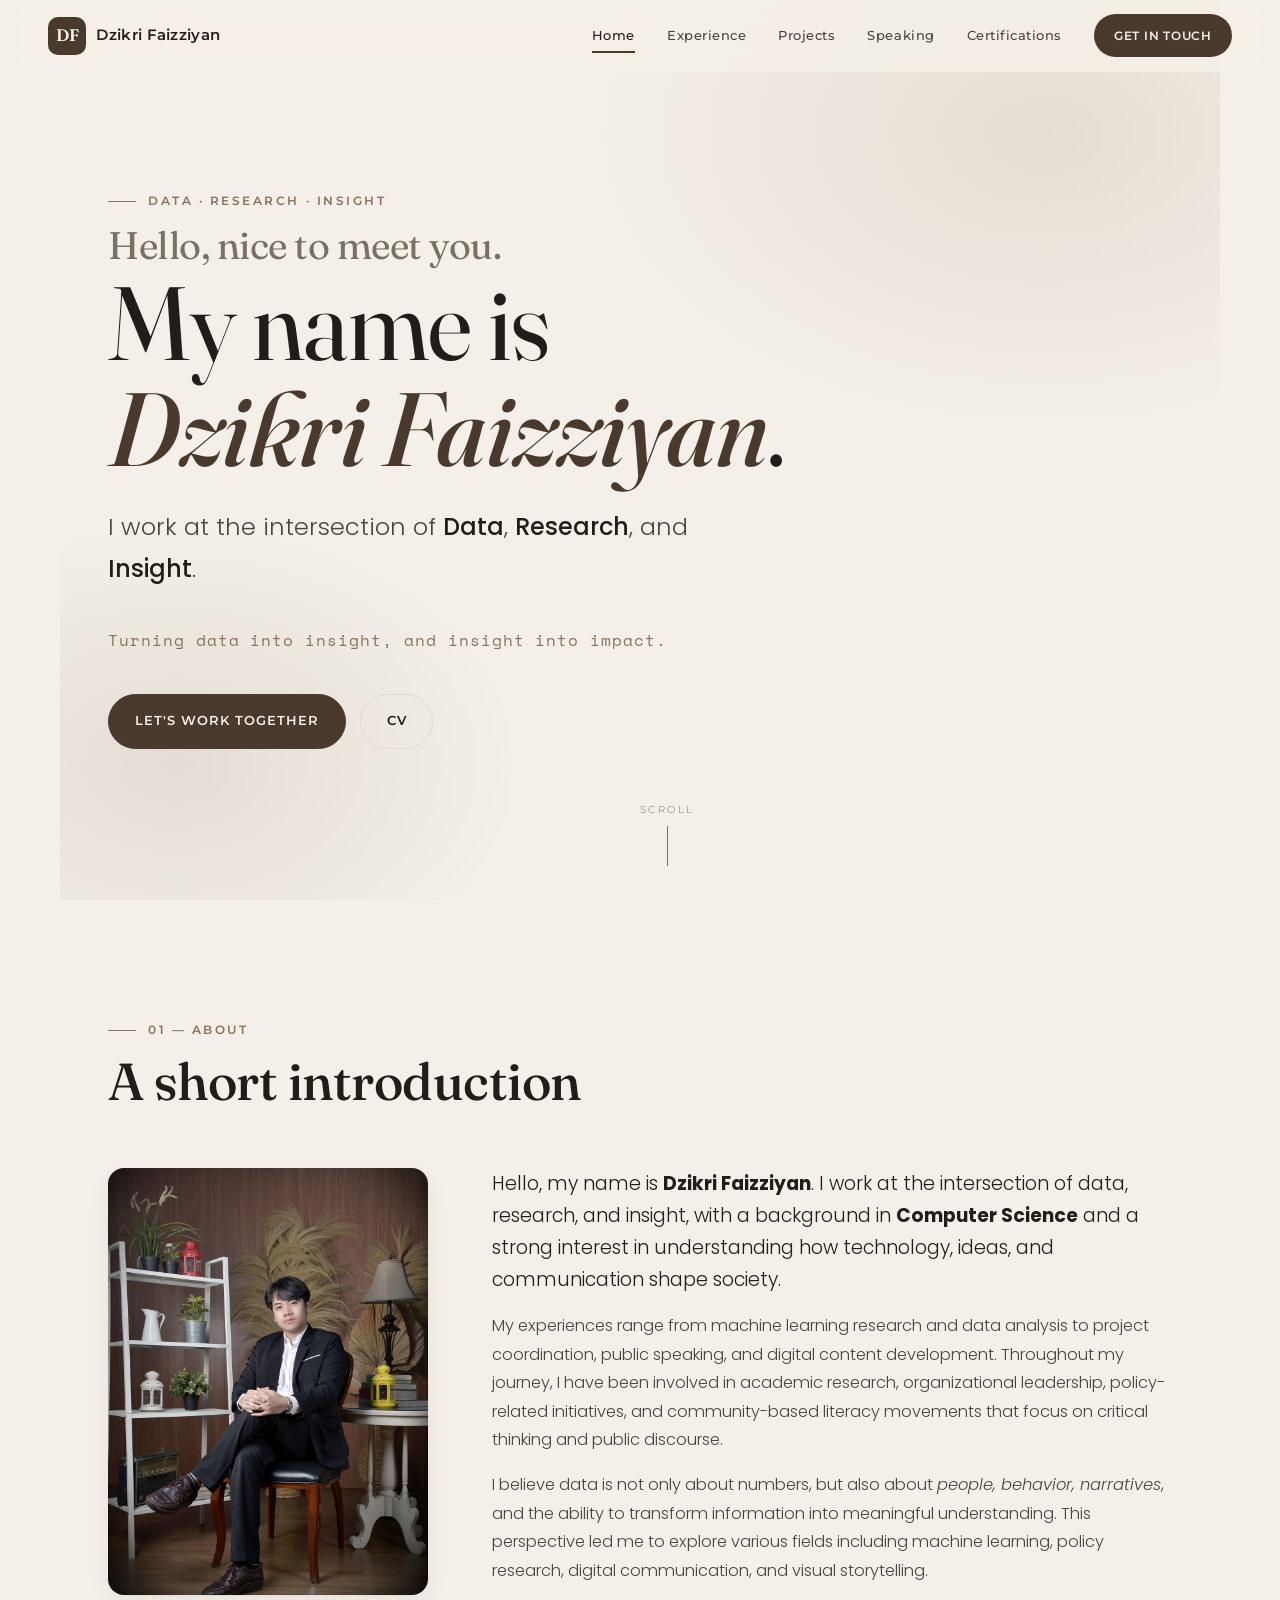
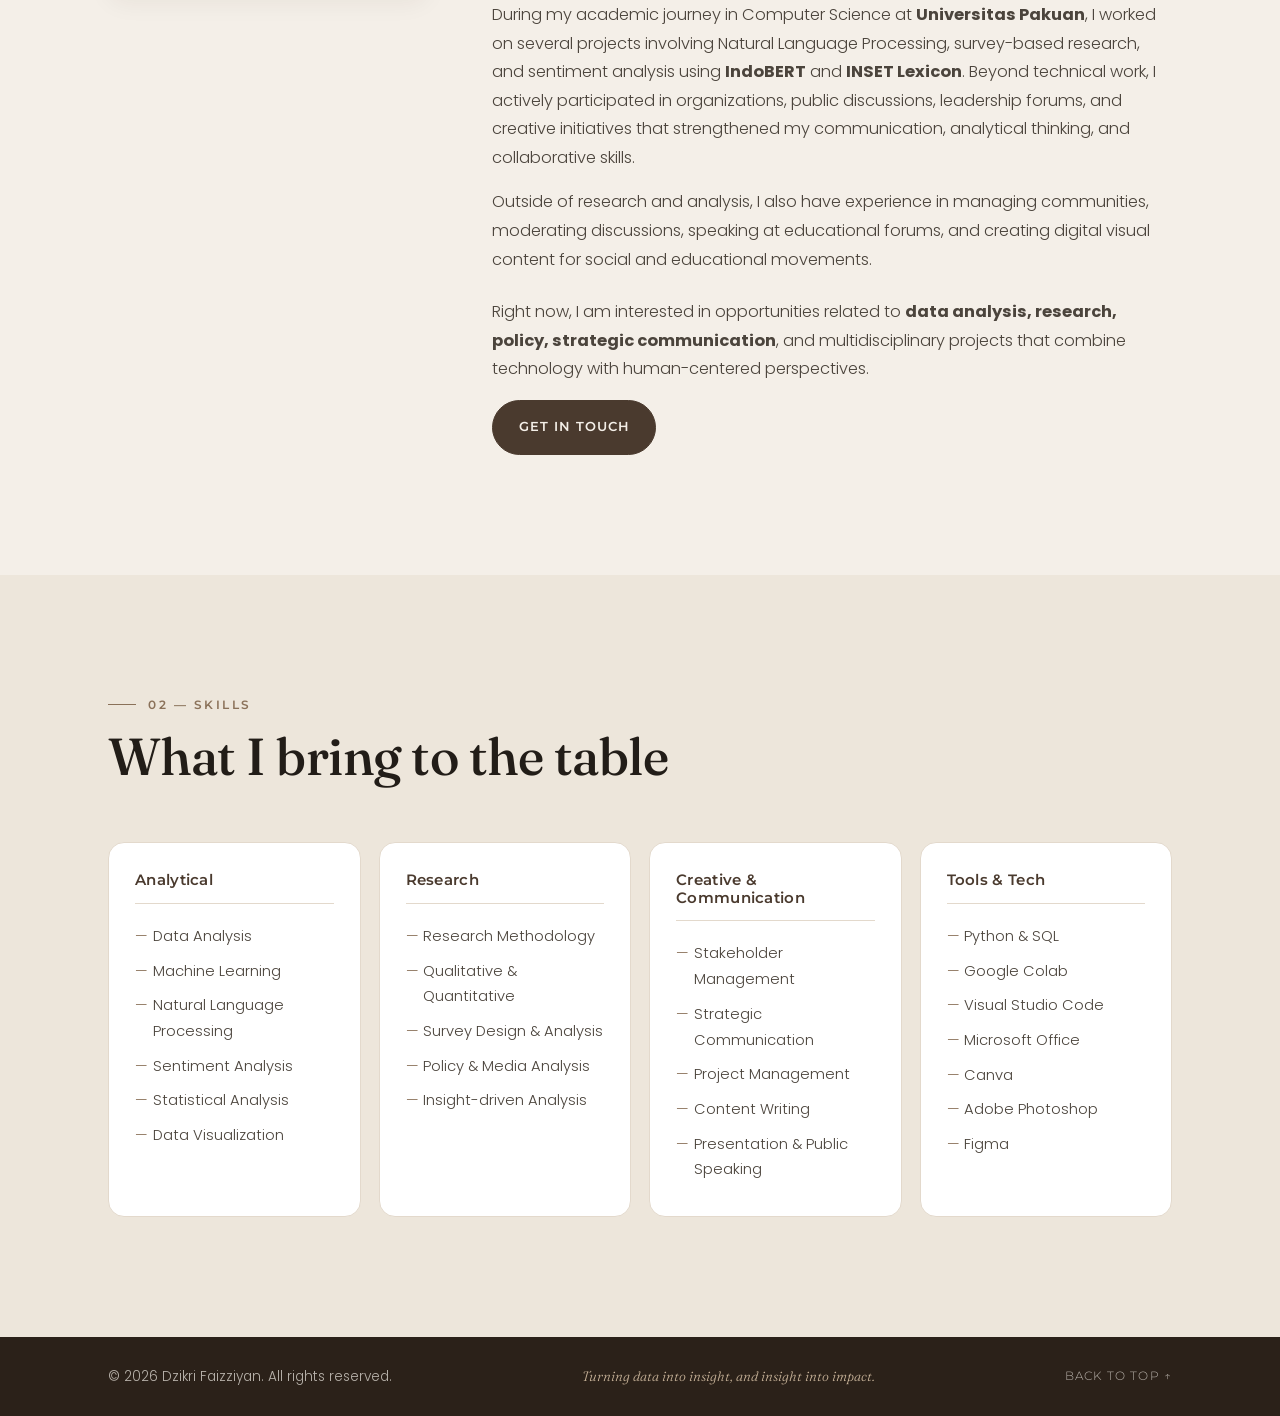
<file: index.html>
<!DOCTYPE html>
<html lang="en">
<head>
  <meta charset="UTF-8" />
  <meta name="viewport" content="width=device-width, initial-scale=1.0" />
  <title>Dzikri Faizziyan — Data · Research · Insight</title>
  <meta name="description" content="Portfolio of Dzikri Faizziyan — working at the intersection of data, research, and insight." />

  <link rel="icon" href="data:image/svg+xml,%3Csvg xmlns='http://www.w3.org/2000/svg' viewBox='0 0 64 64'%3E%3Crect width='64' height='64' rx='14' fill='%232B2119'/%3E%3Ctext x='32' y='44' font-family='Georgia,serif' font-size='34' fill='%23F4EFE8' text-anchor='middle'%3EDF%3C/text%3E%3C/svg%3E" />

  <link rel="preconnect" href="https://fonts.googleapis.com" />
  <link rel="preconnect" href="https://fonts.gstatic.com" crossorigin />
  <link href="https://fonts.googleapis.com/css2?family=Fraunces:opsz,wght@9..144,300;9..144,400;9..144,500;9..144,600&family=Montserrat:wght@500;600;700&family=Poppins:wght@300;400;500&family=Space+Mono:wght@400;700&display=swap" rel="stylesheet" />

  <link rel="stylesheet" href="css/base.css" />
  <link rel="stylesheet" href="css/styles.css" />
</head>
<body>

  <!-- ===================== NAVIGATION ===================== -->
  <header class="nav" id="top">
    <a class="nav__brand" href="index.html">
      <span class="nav__monogram">DF</span>
      <span class="nav__name">Dzikri&nbsp;Faizziyan</span>
    </a>
    <nav class="nav__links" id="nav-links" aria-label="Primary">
      <a href="index.html" class="nav__link is-active">Home</a>
      <a href="experience.html" class="nav__link">Experience</a>
      <a href="projects.html" class="nav__link">Projects</a>
      <a href="speaking.html" class="nav__link">Speaking</a>
      <a href="certifications.html" class="nav__link">Certifications</a>
      <a href="contact.html" class="nav__cta">Get in touch</a>
    </nav>
    <button class="nav__toggle" id="nav-toggle" aria-label="Toggle menu" aria-expanded="false">
      <span></span><span></span><span></span>
    </button>
  </header>

  <main>
    <!-- ===================== HERO ===================== -->
    <section class="hero">
      <p class="eyebrow hero__eyebrow">Data &middot; Research &middot; Insight</p>
      <h1 class="hero__title">
        <span class="hero__hello">Hello, nice to meet you.</span>
        <span class="hero__name">My name is <em>Dzikri&nbsp;Faizziyan</em>.</span>
      </h1>
      <p class="hero__sub">
        I work at the intersection of <strong>Data</strong>, <strong>Research</strong>, and <strong>Insight</strong>.
      </p>
      <p class="hero__tagline">Turning data into insight, and insight into impact.</p>
      <div class="hero__actions">
        <a class="btn btn--solid" href="contact.html">Let's work together</a>
        <a class="btn btn--ghost" href="https://drive.google.com/file/d/1R6NCi4l8lIhurWR2RI9jG2h0bhoI_z-J/view?usp=sharing" target="_blank" rel="noopener">CV</a>
      </div>
      <a class="hero__scroll" href="#about">
        <span>Scroll</span>
        <span class="hero__scroll-line"></span>
      </a>
    </section>

    <!-- ===================== ABOUT ===================== -->
    <section class="section" id="about">
      <div class="container">
        <div class="section__head">
          <p class="eyebrow">01 — About</p>
          <h2 class="section__title">A short introduction</h2>
        </div>

        <div class="about">
          <div class="about__photo reveal">
            <img src="assets/img/about-photo.jpg" alt="Dzikri Faizziyan" />
          </div>

          <div class="about__body">
            <p>
              Hello, my name is <strong>Dzikri Faizziyan</strong>. I work at the intersection of data, research,
              and insight, with a background in <strong>Computer Science</strong> and a strong interest in
              understanding how technology, ideas, and communication shape society.
            </p>
            <p>
              My experiences range from machine learning research and data analysis to project coordination,
              public speaking, and digital content development. Throughout my journey, I have been involved in
              academic research, organizational leadership, policy-related initiatives, and community-based
              literacy movements that focus on critical thinking and public discourse.
            </p>
            <p>
              I believe data is not only about numbers, but also about <em>people, behavior, narratives</em>, and
              the ability to transform information into meaningful understanding. This perspective led me to
              explore various fields including machine learning, policy research, digital communication, and
              visual storytelling.
            </p>
            <p>
              During my academic journey in Computer Science at <strong>Universitas Pakuan</strong>, I worked on
              several projects involving Natural Language Processing, survey-based research, and sentiment
              analysis using <strong>IndoBERT</strong> and <strong>INSET Lexicon</strong>. Beyond technical work, I
              actively participated in organizations, public discussions, leadership forums, and creative
              initiatives that strengthened my communication, analytical thinking, and collaborative skills.
            </p>
            <p>
              Outside of research and analysis, I also have experience in managing communities, moderating
              discussions, speaking at educational forums, and creating digital visual content for social and
              educational movements.
            </p>
            <p class="about__cta">
              Right now, I am interested in opportunities related to <strong>data analysis, research, policy,
              strategic communication</strong>, and multidisciplinary projects that combine technology with
              human-centered perspectives.
            </p>
            <a class="btn btn--solid" href="contact.html">Get in touch</a>
          </div>
        </div>
      </div>
    </section>

    <!-- ===================== SKILLS ===================== -->
    <section class="section section--alt" id="skills">
      <div class="container">
        <div class="section__head">
          <p class="eyebrow">02 — Skills</p>
          <h2 class="section__title">What I bring to the table</h2>
        </div>

        <div class="skills-grid">
          <article class="skill-card reveal">
            <h3 class="skill-card__title">Analytical</h3>
            <ul class="skill-card__list">
              <li>Data Analysis</li>
              <li>Machine Learning</li>
              <li>Natural Language Processing</li>
              <li>Sentiment Analysis</li>
              <li>Statistical Analysis</li>
              <li>Data Visualization</li>
            </ul>
          </article>
          <article class="skill-card reveal">
            <h3 class="skill-card__title">Research</h3>
            <ul class="skill-card__list">
              <li>Research Methodology</li>
              <li>Qualitative &amp; Quantitative</li>
              <li>Survey Design &amp; Analysis</li>
              <li>Policy &amp; Media Analysis</li>
              <li>Insight-driven Analysis</li>
            </ul>
          </article>
          <article class="skill-card reveal">
            <h3 class="skill-card__title">Creative &amp; Communication</h3>
            <ul class="skill-card__list">
              <li>Stakeholder Management</li>
              <li>Strategic Communication</li>
              <li>Project Management</li>
              <li>Content Writing</li>
              <li>Presentation &amp; Public Speaking</li>
            </ul>
          </article>
          <article class="skill-card reveal">
            <h3 class="skill-card__title">Tools &amp; Tech</h3>
            <ul class="skill-card__list">
              <li>Python &amp; SQL</li>
              <li>Google Colab</li>
              <li>Visual Studio Code</li>
              <li>Microsoft Office</li>
              <li>Canva</li>
              <li>Adobe Photoshop</li>
              <li>Figma</li>
            </ul>
          </article>
        </div>
      </div>
    </section>
  </main>

  <!-- ===================== FOOTER ===================== -->
  <footer class="footer">
    <div class="container footer__inner">
      <p>© <span id="year">2026</span> Dzikri Faizziyan. All rights reserved.</p>
      <p class="footer__tagline">Turning data into insight, and insight into impact.</p>
      <a href="#top" class="footer__top">Back to top ↑</a>
    </div>
  </footer>

  <script src="js/main.js"></script>
</body>
</html>
</file>
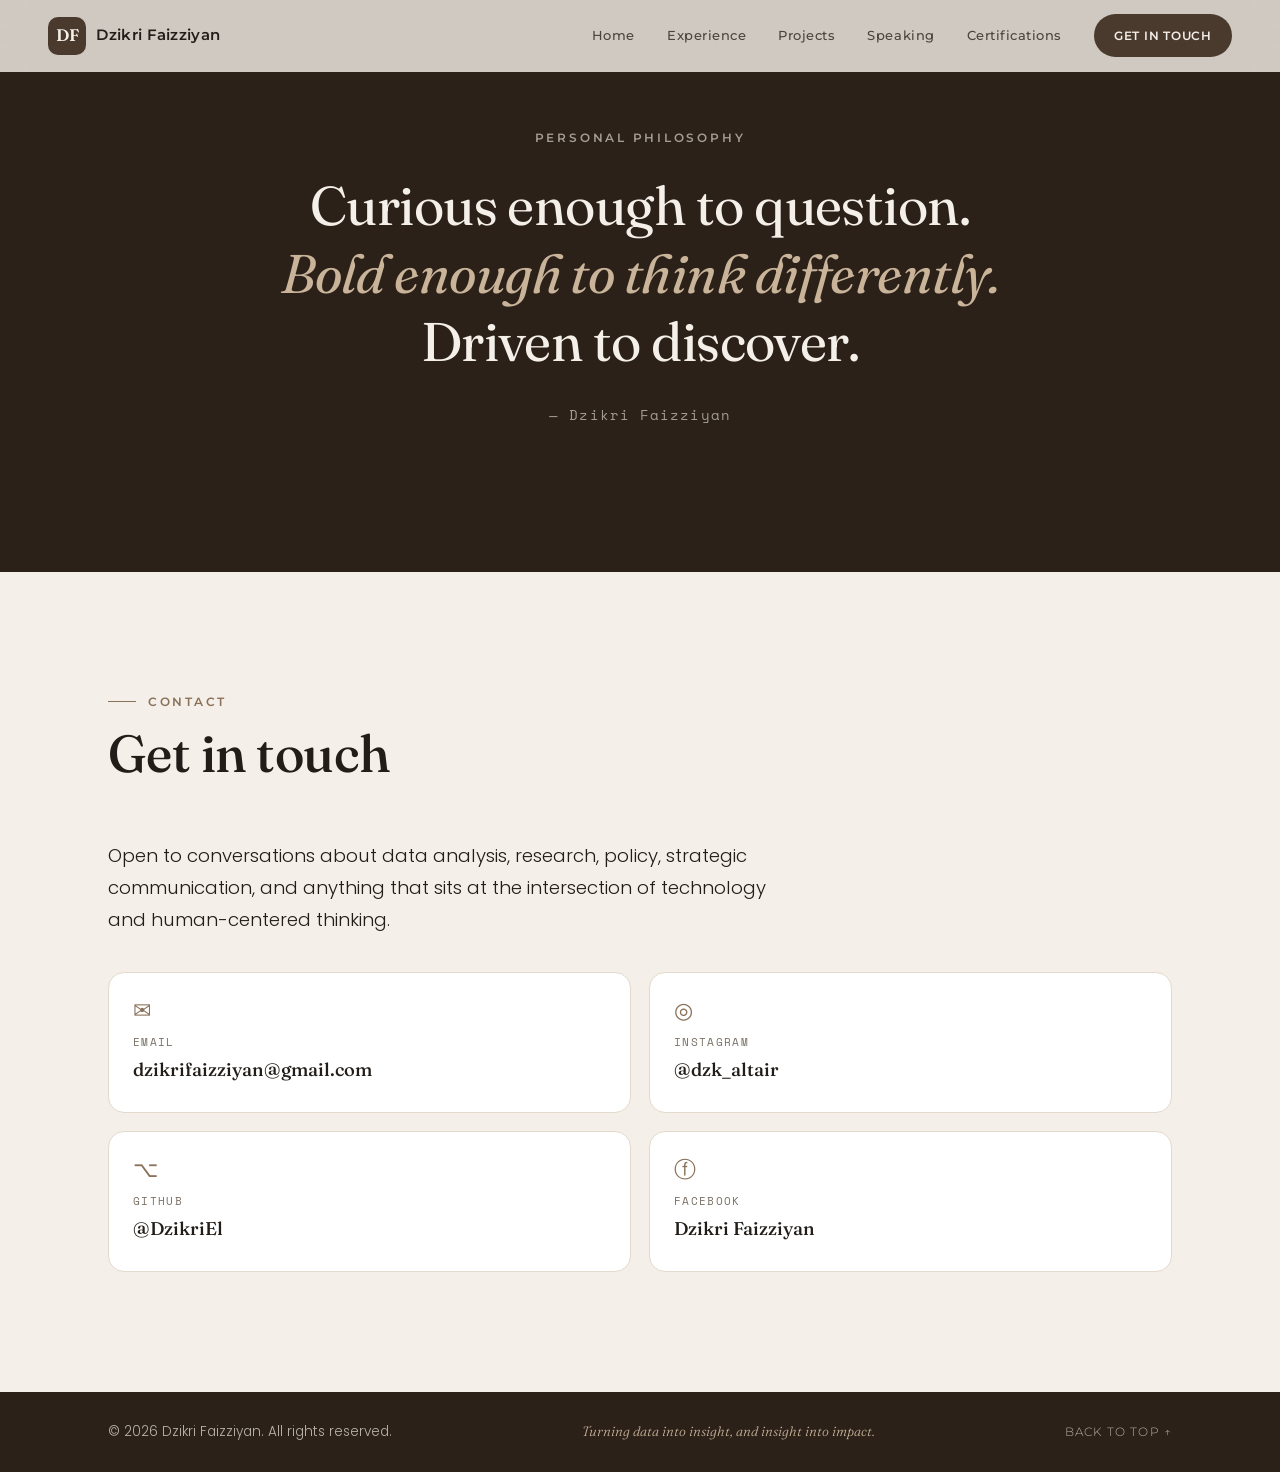
<file: contact.html>
<!DOCTYPE html>
<html lang="en">
<head>
  <meta charset="UTF-8" />
  <meta name="viewport" content="width=device-width, initial-scale=1.0" />
  <title>Contact — Dzikri Faizziyan</title>
  <meta name="description" content="Get in touch with Dzikri Faizziyan." />

  <link rel="icon" href="data:image/svg+xml,%3Csvg xmlns='http://www.w3.org/2000/svg' viewBox='0 0 64 64'%3E%3Crect width='64' height='64' rx='14' fill='%232B2119'/%3E%3Ctext x='32' y='44' font-family='Georgia,serif' font-size='34' fill='%23F4EFE8' text-anchor='middle'%3EDF%3C/text%3E%3C/svg%3E" />

  <link rel="preconnect" href="https://fonts.googleapis.com" />
  <link rel="preconnect" href="https://fonts.gstatic.com" crossorigin />
  <link href="https://fonts.googleapis.com/css2?family=Fraunces:opsz,wght@9..144,300;9..144,400;9..144,500;9..144,600&family=Montserrat:wght@500;600;700&family=Poppins:wght@300;400;500&family=Space+Mono:wght@400;700&display=swap" rel="stylesheet" />

  <link rel="stylesheet" href="css/base.css" />
  <link rel="stylesheet" href="css/styles.css" />
</head>
<body>

  <!-- ===================== NAVIGATION ===================== -->
  <header class="nav" id="top">
    <a class="nav__brand" href="index.html">
      <span class="nav__monogram">DF</span>
      <span class="nav__name">Dzikri&nbsp;Faizziyan</span>
    </a>
    <nav class="nav__links" id="nav-links" aria-label="Primary">
      <a href="index.html" class="nav__link">Home</a>
      <a href="experience.html" class="nav__link">Experience</a>
      <a href="projects.html" class="nav__link">Projects</a>
      <a href="speaking.html" class="nav__link">Speaking</a>
      <a href="certifications.html" class="nav__link">Certifications</a>
      <a href="contact.html" class="nav__cta">Get in touch</a>
    </nav>
    <button class="nav__toggle" id="nav-toggle" aria-label="Toggle menu" aria-expanded="false">
      <span></span><span></span><span></span>
    </button>
  </header>

  <main>
    <!-- ===================== PHILOSOPHY ===================== -->
    <section class="philosophy">
      <div class="container">
        <p class="philosophy__label">Personal philosophy</p>
        <blockquote class="philosophy__quote">
          <span>Curious enough to question.</span>
          <span>Bold enough to think differently.</span>
          <span>Driven to discover.</span>
        </blockquote>
        <p class="philosophy__sig">— Dzikri Faizziyan</p>
      </div>
    </section>

    <!-- ===================== CONTACT ===================== -->
    <section class="section" id="contact">
      <div class="container contact">
        <div class="section__head">
          <p class="eyebrow">Contact</p>
          <h2 class="section__title">Get in touch</h2>
        </div>

        <p class="contact__lead">
          Open to conversations about data analysis, research, policy, strategic communication, and anything
          that sits at the intersection of technology and human-centered thinking.
        </p>

        <div class="contact__grid">
          <a class="contact__card reveal" href="mailto:dzikrifaizziyan@gmail.com">
            <span class="contact__icon" aria-hidden="true">✉</span>
            <span class="contact__label">Email</span>
            <span class="contact__value">dzikrifaizziyan@gmail.com</span>
          </a>
          <a class="contact__card reveal" href="https://www.instagram.com/dzk_altair" target="_blank" rel="noopener">
            <span class="contact__icon" aria-hidden="true">◎</span>
            <span class="contact__label">Instagram</span>
            <span class="contact__value">@dzk_altair</span>
          </a>
          <a class="contact__card reveal" href="https://github.com/DzikriEl" target="_blank" rel="noopener">
            <span class="contact__icon" aria-hidden="true">⌥</span>
            <span class="contact__label">GitHub</span>
            <span class="contact__value">@DzikriEl</span>
          </a>
          <a class="contact__card reveal" href="https://web.facebook.com/el.faizziyan/" target="_blank" rel="noopener">
            <span class="contact__icon" aria-hidden="true">ⓕ</span>
            <span class="contact__label">Facebook</span>
            <span class="contact__value">Dzikri Faizziyan</span>
          </a>
        </div>
      </div>
    </section>
  </main>

  <!-- ===================== FOOTER ===================== -->
  <footer class="footer">
    <div class="container footer__inner">
      <p>© <span id="year">2026</span> Dzikri Faizziyan. All rights reserved.</p>
      <p class="footer__tagline">Turning data into insight, and insight into impact.</p>
      <a href="#top" class="footer__top">Back to top ↑</a>
    </div>
  </footer>

  <script src="js/main.js"></script>
</body>
</html>
</file>
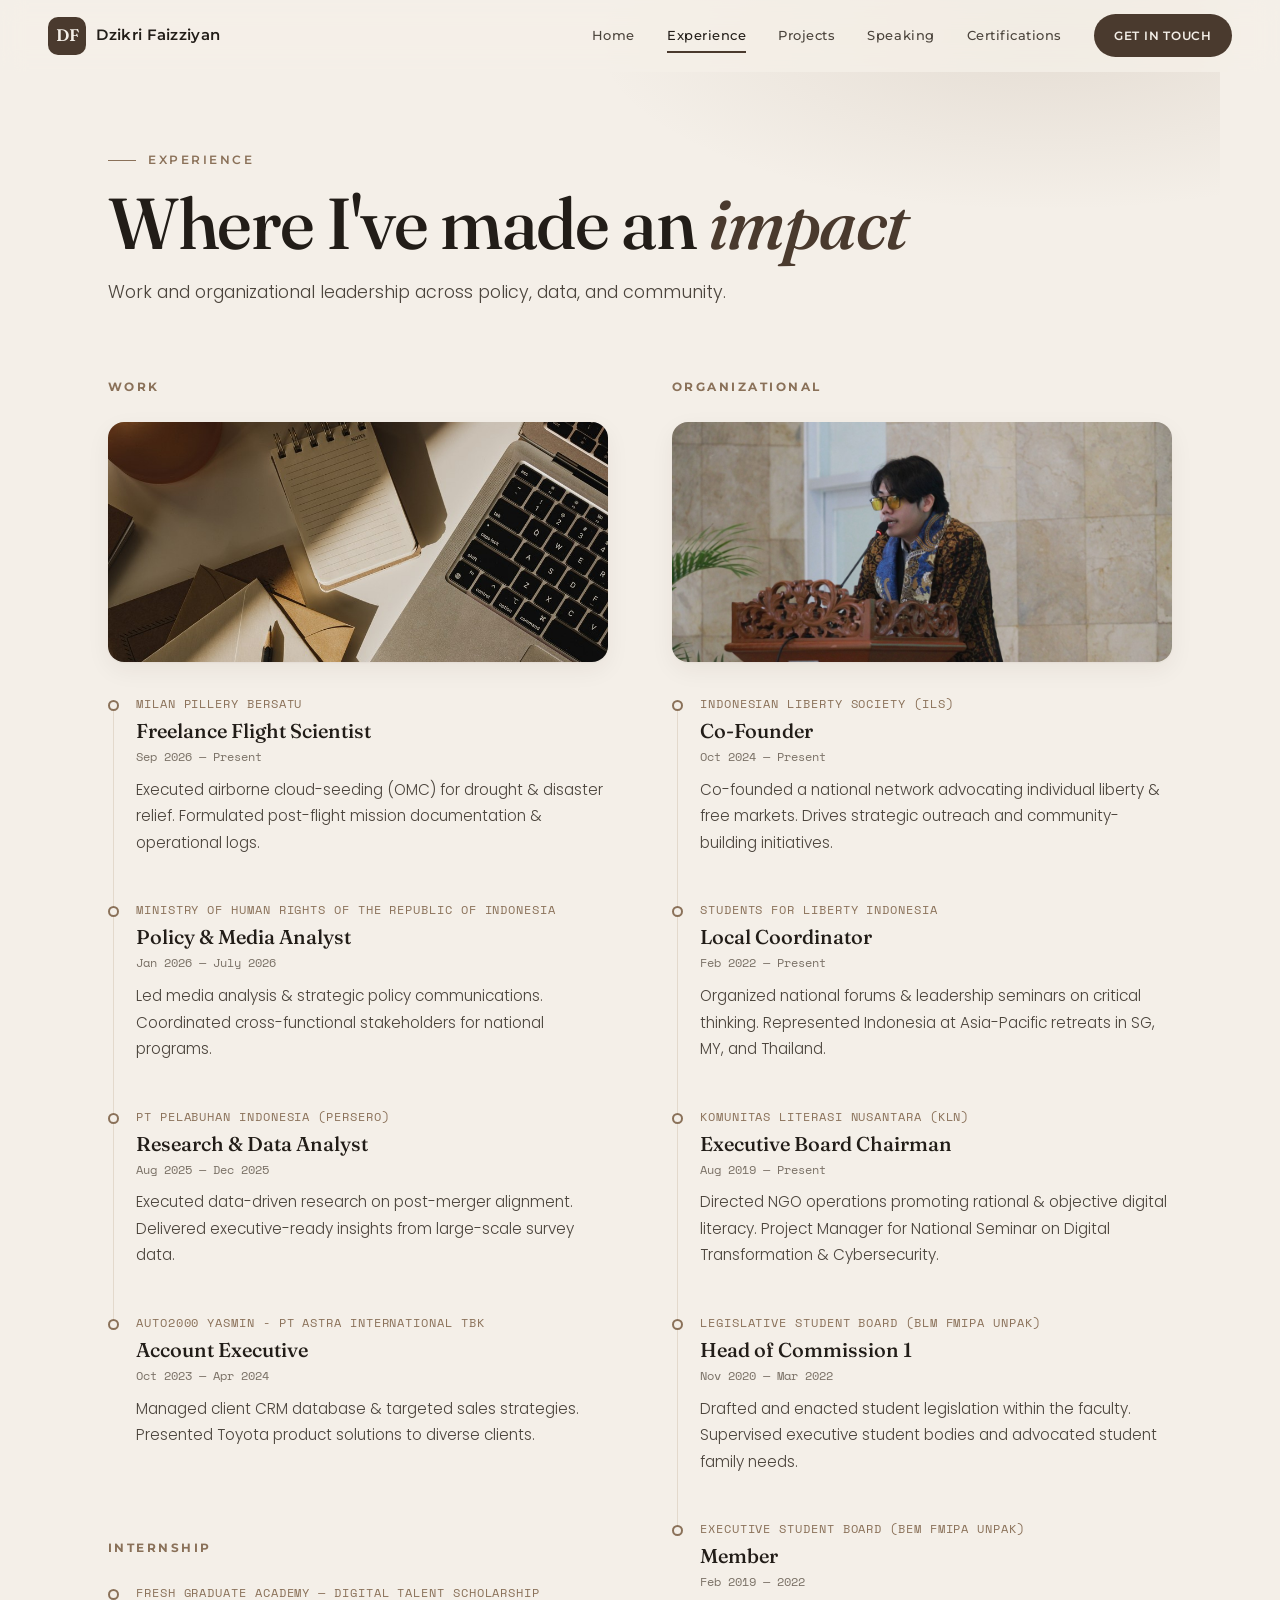
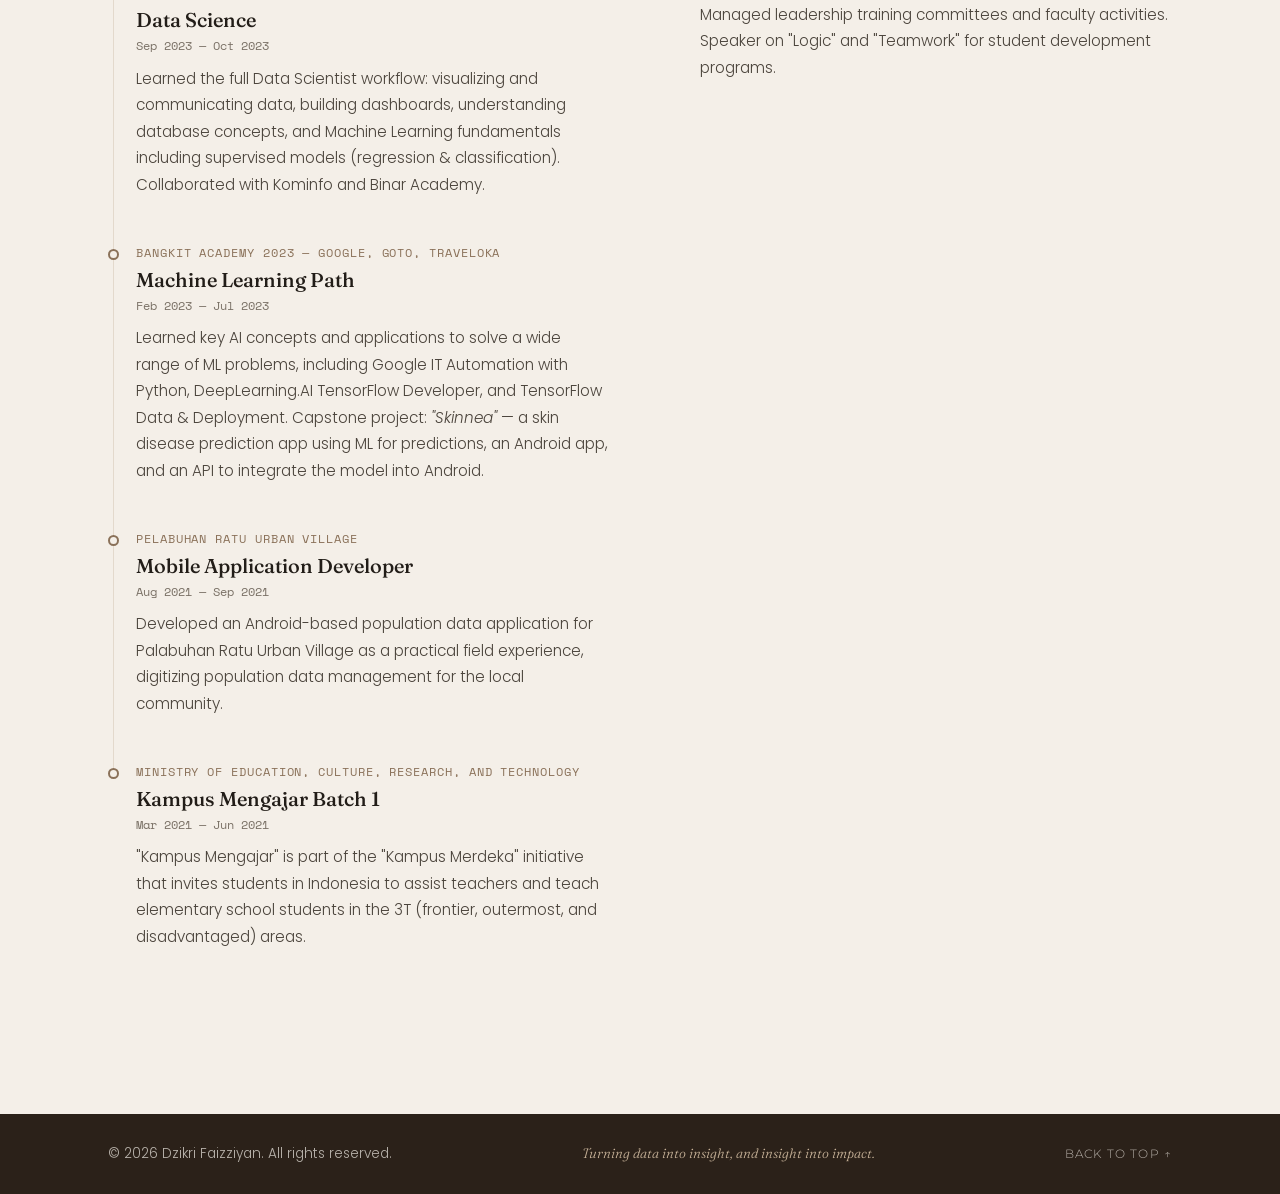
<file: experience.html>
<!DOCTYPE html>
<html lang="en">
<head>
  <meta charset="UTF-8" />
  <meta name="viewport" content="width=device-width, initial-scale=1.0" />
  <title>Experience — Dzikri Faizziyan</title>
  <meta name="description" content="Work and organizational experience of Dzikri Faizziyan." />

  <link rel="icon" href="data:image/svg+xml,%3Csvg xmlns='http://www.w3.org/2000/svg' viewBox='0 0 64 64'%3E%3Crect width='64' height='64' rx='14' fill='%232B2119'/%3E%3Ctext x='32' y='44' font-family='Georgia,serif' font-size='34' fill='%23F4EFE8' text-anchor='middle'%3EDF%3C/text%3E%3C/svg%3E" />

  <link rel="preconnect" href="https://fonts.googleapis.com" />
  <link rel="preconnect" href="https://fonts.gstatic.com" crossorigin />
  <link href="https://fonts.googleapis.com/css2?family=Fraunces:opsz,wght@9..144,300;9..144,400;9..144,500;9..144,600&family=Montserrat:wght@500;600;700&family=Poppins:wght@300;400;500&family=Space+Mono:wght@400;700&display=swap" rel="stylesheet" />

  <link rel="stylesheet" href="css/base.css" />
  <link rel="stylesheet" href="css/styles.css" />
</head>
<body>

  <!-- ===================== NAVIGATION ===================== -->
  <header class="nav" id="top">
    <a class="nav__brand" href="index.html">
      <span class="nav__monogram">DF</span>
      <span class="nav__name">Dzikri&nbsp;Faizziyan</span>
    </a>
    <nav class="nav__links" id="nav-links" aria-label="Primary">
      <a href="index.html" class="nav__link">Home</a>
      <a href="experience.html" class="nav__link is-active">Experience</a>
      <a href="projects.html" class="nav__link">Projects</a>
      <a href="speaking.html" class="nav__link">Speaking</a>
      <a href="certifications.html" class="nav__link">Certifications</a>
      <a href="contact.html" class="nav__cta">Get in touch</a>
    </nav>
    <button class="nav__toggle" id="nav-toggle" aria-label="Toggle menu" aria-expanded="false">
      <span></span><span></span><span></span>
    </button>
  </header>

  <main>
    <!-- ===================== PAGE HEADER ===================== -->
    <section class="page-hero">
      <p class="eyebrow">Experience</p>
      <h1 class="page-hero__title">Where I've made an <em>impact</em></h1>
      <p class="page-hero__sub">Work and organizational leadership across policy, data, and community.</p>
    </section>

    <!-- ===================== EXPERIENCE ===================== -->
    <section class="section" style="padding-top: 0;">
      <div class="container">
        <div class="experience">
          <!-- WORK -->
          <div class="experience__col">
            <h3 class="experience__label">Work</h3>
            <div class="experience__photo reveal">
              <img src="assets/img/work-photo.jpg" alt="Dzikri Faizziyan — work" />
            </div>

            <ol class="timeline">
              <li class="timeline__item reveal">
                <span class="timeline__dot"></span>
                <div class="timeline__card">
                  <p class="timeline__org">Milan Pillery Bersatu</p>
                  <h4 class="timeline__role">Freelance Flight Scientist</h4>
                  <p class="timeline__date">Sep 2026 — Present</p>
                  <p class="timeline__desc">
                    Executed airborne cloud-seeding (OMC) for drought &amp; disaster relief. Formulated post-flight
                    mission documentation &amp; operational logs.
                  </p>
                </div>
              </li>
              <li class="timeline__item reveal">
                <span class="timeline__dot"></span>
                <div class="timeline__card">
                  <p class="timeline__org">Ministry of Human Rights of the Republic of Indonesia</p>
                  <h4 class="timeline__role">Policy &amp; Media Analyst</h4>
                  <p class="timeline__date">Jan 2026 — July 2026</p>
                  <p class="timeline__desc">
                    Led media analysis &amp; strategic policy communications. Coordinated cross-functional
                    stakeholders for national programs.
                  </p>
                </div>
              </li>
              <li class="timeline__item reveal">
                <span class="timeline__dot"></span>
                <div class="timeline__card">
                  <p class="timeline__org">PT Pelabuhan Indonesia (Persero)</p>
                  <h4 class="timeline__role">Research &amp; Data Analyst</h4>
                  <p class="timeline__date">Aug 2025 — Dec 2025</p>
                  <p class="timeline__desc">
                    Executed data-driven research on post-merger alignment. Delivered executive-ready insights
                    from large-scale survey data.
                  </p>
                </div>
              </li>
              <li class="timeline__item reveal">
                <span class="timeline__dot"></span>
                <div class="timeline__card">
                  <p class="timeline__org">Auto2000 Yasmin - PT Astra International Tbk</p>
                  <h4 class="timeline__role">Account Executive</h4>
                  <p class="timeline__date">Oct 2023 — Apr 2024</p>
                  <p class="timeline__desc">
                    Managed client CRM database &amp; targeted sales strategies. Presented Toyota product
                    solutions to diverse clients.
                  </p>
                </div>
              </li>
            </ol>

            <!-- INTERNSHIP -->
            <h3 class="experience__label experience__label--sub">Internship</h3>
            <ol class="timeline">
              <li class="timeline__item reveal">
                <span class="timeline__dot"></span>
                <div class="timeline__card">
                  <p class="timeline__org">Fresh Graduate Academy — Digital Talent Scholarship</p>
                  <h4 class="timeline__role">Data Science</h4>
                  <p class="timeline__date">Sep 2023 — Oct 2023</p>
                  <p class="timeline__desc">
                    Learned the full Data Scientist workflow: visualizing and communicating data, building
                    dashboards, understanding database concepts, and Machine Learning fundamentals including
                    supervised models (regression &amp; classification). Collaborated with Kominfo and Binar Academy.
                  </p>
                </div>
              </li>

              <li class="timeline__item reveal">
                <span class="timeline__dot"></span>
                <div class="timeline__card">
                  <p class="timeline__org">Bangkit Academy 2023 — Google, GoTo, Traveloka</p>
                  <h4 class="timeline__role">Machine Learning Path</h4>
                  <p class="timeline__date">Feb 2023 — Jul 2023</p>
                  <p class="timeline__desc">
                    Learned key AI concepts and applications to solve a wide range of ML problems, including Google
                    IT Automation with Python, DeepLearning.AI TensorFlow Developer, and TensorFlow Data &amp;
                    Deployment. Capstone project: <em>"Skinnea"</em> — a skin disease prediction app using ML for
                    predictions, an Android app, and an API to integrate the model into Android.
                  </p>
                </div>
              </li>

              <li class="timeline__item reveal">
                <span class="timeline__dot"></span>
                <div class="timeline__card">
                  <p class="timeline__org">Pelabuhan Ratu Urban Village</p>
                  <h4 class="timeline__role">Mobile Application Developer</h4>
                  <p class="timeline__date">Aug 2021 — Sep 2021</p>
                  <p class="timeline__desc">
                    Developed an Android-based population data application for Palabuhan Ratu Urban Village as a
                    practical field experience, digitizing population data management for the local community.
                  </p>
                </div>
              </li>

              <li class="timeline__item reveal">
                <span class="timeline__dot"></span>
                <div class="timeline__card">
                  <p class="timeline__org">Ministry of Education, Culture, Research, and Technology</p>
                  <h4 class="timeline__role">Kampus Mengajar Batch 1</h4>
                  <p class="timeline__date">Mar 2021 — Jun 2021</p>
                  <p class="timeline__desc">
                    "Kampus Mengajar" is part of the "Kampus Merdeka" initiative that invites students in Indonesia
                    to assist teachers and teach elementary school students in the 3T (frontier, outermost, and
                    disadvantaged) areas.
                  </p>
                </div>
              </li>
            </ol>
          </div>
          

          <!-- ORGANIZATIONAL -->
          <div class="experience__col">
            <h3 class="experience__label">Organizational</h3>
            <div class="experience__photo reveal">
              <img src="assets/img/org-photo.jpg" alt="Dzikri Faizziyan — organizational" />
            </div>

            <ol class="timeline">
              <li class="timeline__item reveal">
                <span class="timeline__dot"></span>
                <div class="timeline__card">
                  <p class="timeline__org">Indonesian Liberty Society (ILS)</p>
                  <h4 class="timeline__role">Co-Founder</h4>
                  <p class="timeline__date">Oct 2024 — Present</p>
                  <p class="timeline__desc">
                    Co-founded a national network advocating individual liberty &amp; free markets. Drives strategic
                    outreach and community-building initiatives.
                  </p>
                </div>
              </li>
              <li class="timeline__item reveal">
                <span class="timeline__dot"></span>
                <div class="timeline__card">
                  <p class="timeline__org">Students For Liberty Indonesia</p>
                  <h4 class="timeline__role">Local Coordinator</h4>
                  <p class="timeline__date">Feb 2022 — Present</p>
                  <p class="timeline__desc">
                    Organized national forums &amp; leadership seminars on critical thinking. Represented Indonesia
                    at Asia-Pacific retreats in SG, MY, and Thailand.
                  </p>
                </div>
              </li>
              <li class="timeline__item reveal">
                <span class="timeline__dot"></span>
                <div class="timeline__card">
                  <p class="timeline__org">Komunitas Literasi Nusantara (KLN)</p>
                  <h4 class="timeline__role">Executive Board Chairman</h4>
                  <p class="timeline__date">Aug 2019 — Present</p>
                  <p class="timeline__desc">
                    Directed NGO operations promoting rational &amp; objective digital literacy. Project Manager for
                    National Seminar on Digital Transformation &amp; Cybersecurity.
                  </p>
                </div>
              </li>
              <li class="timeline__item reveal">
                <span class="timeline__dot"></span>
                <div class="timeline__card">
                  <p class="timeline__org">Legislative Student Board (BLM FMIPA UNPAK)</p>
                  <h4 class="timeline__role">Head of Commission 1</h4>
                  <p class="timeline__date">Nov 2020 — Mar 2022</p>
                  <p class="timeline__desc">
                    Drafted and enacted student legislation within the faculty. Supervised executive student bodies
                    and advocated student family needs.
                  </p>
                </div>
              </li>
              <li class="timeline__item reveal">
                <span class="timeline__dot"></span>
                <div class="timeline__card">
                  <p class="timeline__org">Executive Student Board (BEM FMIPA UNPAK)</p>
                  <h4 class="timeline__role">Member</h4>
                  <p class="timeline__date">Feb 2019 — 2022</p>
                  <p class="timeline__desc">
                    Managed leadership training committees and faculty activities. Speaker on "Logic" and "Teamwork"
                    for student development programs.
                  </p>
                </div>
              </li>
            </ol>
          </div>
        </div>
      </div>
    </section>
  </main>

  <!-- ===================== FOOTER ===================== -->
  <footer class="footer">
    <div class="container footer__inner">
      <p>© <span id="year">2026</span> Dzikri Faizziyan. All rights reserved.</p>
      <p class="footer__tagline">Turning data into insight, and insight into impact.</p>
      <a href="#top" class="footer__top">Back to top ↑</a>
    </div>
  </footer>

  <script src="js/main.js"></script>
</body>
</html>
</file>
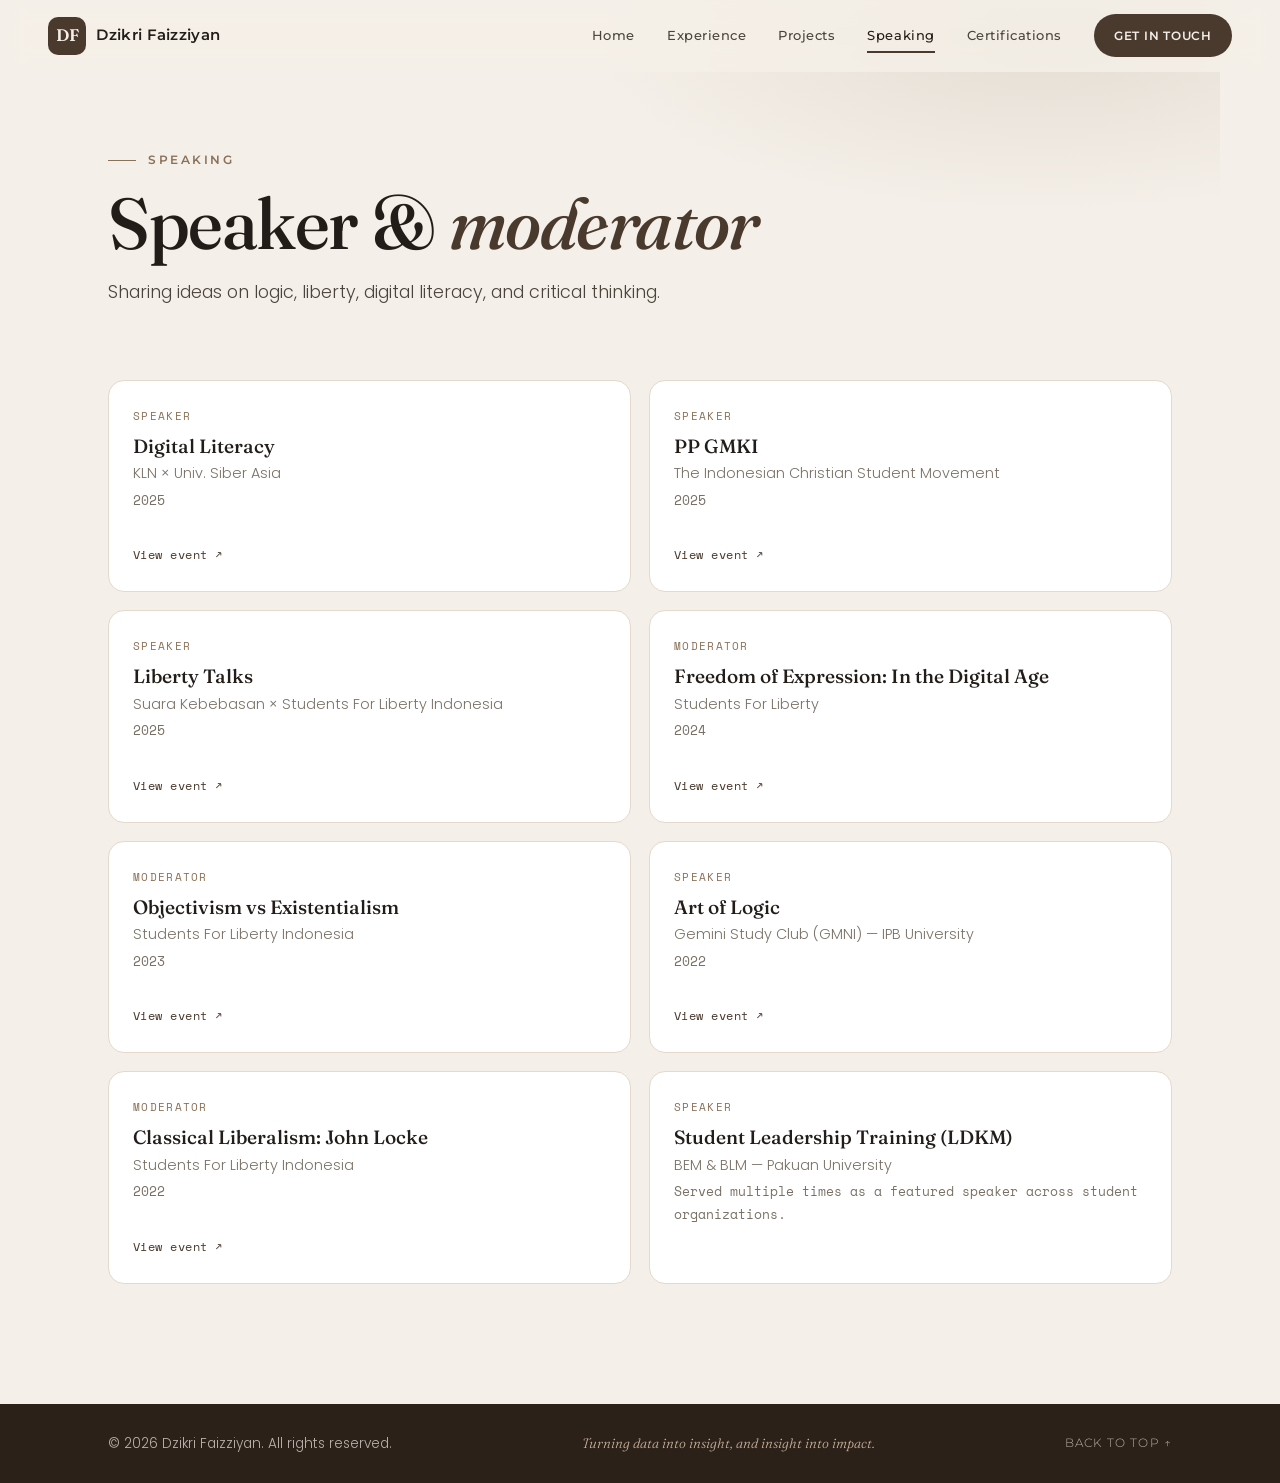
<file: speaking.html>
<!DOCTYPE html>
<html lang="en">
<head>
  <meta charset="UTF-8" />
  <meta name="viewport" content="width=device-width, initial-scale=1.0" />
  <title>Speaking — Dzikri Faizziyan</title>
  <meta name="description" content="Speaking and moderation engagements of Dzikri Faizziyan." />

  <link rel="icon" href="data:image/svg+xml,%3Csvg xmlns='http://www.w3.org/2000/svg' viewBox='0 0 64 64'%3E%3Crect width='64' height='64' rx='14' fill='%232B2119'/%3E%3Ctext x='32' y='44' font-family='Georgia,serif' font-size='34' fill='%23F4EFE8' text-anchor='middle'%3EDF%3C/text%3E%3C/svg%3E" />

  <link rel="preconnect" href="https://fonts.googleapis.com" />
  <link rel="preconnect" href="https://fonts.gstatic.com" crossorigin />
  <link href="https://fonts.googleapis.com/css2?family=Fraunces:opsz,wght@9..144,300;9..144,400;9..144,500;9..144,600&family=Montserrat:wght@500;600;700&family=Poppins:wght@300;400;500&family=Space+Mono:wght@400;700&display=swap" rel="stylesheet" />

  <link rel="stylesheet" href="css/base.css" />
  <link rel="stylesheet" href="css/styles.css" />
</head>
<body>

  <!-- ===================== NAVIGATION ===================== -->
  <header class="nav" id="top">
    <a class="nav__brand" href="index.html">
      <span class="nav__monogram">DF</span>
      <span class="nav__name">Dzikri&nbsp;Faizziyan</span>
    </a>
    <nav class="nav__links" id="nav-links" aria-label="Primary">
      <a href="index.html" class="nav__link">Home</a>
      <a href="experience.html" class="nav__link">Experience</a>
      <a href="projects.html" class="nav__link">Projects</a>
      <a href="speaking.html" class="nav__link is-active">Speaking</a>
      <a href="certifications.html" class="nav__link">Certifications</a>
      <a href="contact.html" class="nav__cta">Get in touch</a>
    </nav>
    <button class="nav__toggle" id="nav-toggle" aria-label="Toggle menu" aria-expanded="false">
      <span></span><span></span><span></span>
    </button>
  </header>

  <main>
    <!-- ===================== PAGE HEADER ===================== -->
    <section class="page-hero">
      <p class="eyebrow">Speaking</p>
      <h1 class="page-hero__title">Speaker &amp; <em>moderator</em></h1>
      <p class="page-hero__sub">Sharing ideas on logic, liberty, digital literacy, and critical thinking.</p>
    </section>

    <!-- ===================== SPEAKING (terbaru di atas) ===================== -->
    <section class="section" style="padding-top: 0;">
      <div class="container">
        <!-- CARA TAMBAH LINK BUKTI:
             Di tiap kartu di bawah, kalau event-nya ada tautan di internet, ganti baris komentar
             ini jadi link aktif, contoh: <a class="talk__link" href="URL" target="_blank" rel="noopener">View event ↗</a> -->
        <div class="speaking-grid">

          <article class="talk reveal">
            <p class="talk__role">Speaker</p>
            <h3 class="talk__title">Digital Literacy</h3>
            <p class="talk__org">KLN × Univ. Siber Asia</p>
            <p class="talk__desc">2025</p>
            <a class="talk__link" href="https://www.instagram.com/p/DFDgFtbSwCy/?img_index=1" target="_blank" rel="noopener">View event ↗</a>
          </article>

          <article class="talk reveal">
            <p class="talk__role">Speaker</p>
            <h3 class="talk__title">PP GMKI</h3>
            <p class="talk__org">The Indonesian Christian Student Movement</p>
            <p class="talk__desc">2025</p>
            <a class="talk__link" href="https://www.instagram.com/p/DMvCwPoyHdB/" target="_blank" rel="noopener">View event ↗</a>
          </article>

          <article class="talk reveal">
            <p class="talk__role">Speaker</p>
            <h3 class="talk__title">Liberty Talks</h3>
            <p class="talk__org">Suara Kebebasan × Students For Liberty Indonesia</p>
            <p class="talk__desc">2025</p>
            <a class="talk__link" href="https://www.instagram.com/p/DGCbqWMPt6i/" target="_blank" rel="noopener">View event ↗</a>
          </article>

          <article class="talk reveal">
            <p class="talk__role">Moderator</p>
            <h3 class="talk__title">Freedom of Expression: In the Digital Age</h3>
            <p class="talk__org">Students For Liberty</p>
            <p class="talk__desc">2024</p>
            <a class="talk__link" href="https://www.instagram.com/p/DA-XrHHTNVr/" target="_blank" rel="noopener">View event ↗</a>
          </article>

          <article class="talk reveal">
            <p class="talk__role">Moderator</p>
            <h3 class="talk__title">Objectivism vs Existentialism</h3>
            <p class="talk__org">Students For Liberty Indonesia</p>
            <p class="talk__desc">2023</p>
            <a class="talk__link" href="https://www.instagram.com/p/Cyf_dHBymJf/?img_index=1" target="_blank" rel="noopener">View event ↗</a>
          </article>

          <article class="talk reveal">
            <p class="talk__role">Speaker</p>
            <h3 class="talk__title">Art of Logic</h3>
            <p class="talk__org">Gemini Study Club (GMNI) — IPB University</p>
            <p class="talk__desc">2022</p>
            <a class="talk__link" href="https://www.instagram.com/p/CkYFHGmvXOf/" target="_blank" rel="noopener">View event ↗</a>
          </article>

          <article class="talk reveal">
            <p class="talk__role">Moderator</p>
            <h3 class="talk__title">Classical Liberalism: John Locke</h3>
            <p class="talk__org">Students For Liberty Indonesia</p>
            <p class="talk__desc">2022</p>
            <a class="talk__link" href="https://www.instagram.com/p/CjE9ITgrcpB/" target="_blank" rel="noopener">View event ↗</a>
          </article>

          <article class="talk reveal">
            <p class="talk__role">Speaker</p>
            <h3 class="talk__title">Student Leadership Training (LDKM)</h3>
            <p class="talk__org">BEM &amp; BLM — Pakuan University</p>
            <p class="talk__desc">Served multiple times as a featured speaker across student organizations.</p>
            <!-- <a class="talk__link" href="https://..." target="_blank" rel="noopener">View event ↗</a> -->
          </article>

        </div>
      </div>
    </section>
  </main>

  <!-- ===================== FOOTER ===================== -->
  <footer class="footer">
    <div class="container footer__inner">
      <p>© <span id="year">2026</span> Dzikri Faizziyan. All rights reserved.</p>
      <p class="footer__tagline">Turning data into insight, and insight into impact.</p>
      <a href="#top" class="footer__top">Back to top ↑</a>
    </div>
  </footer>

  <script src="js/main.js"></script>
</body>
</html>
</file>
<file: css/base.css>
/* ============================================================================
   PORTFOLIO — base.css
   Isi file ini: warna, font, reset, tipografi, tombol, dan elemen dasar.
   Kalau mau ganti WARNA atau FONT, ubah di bagian "Design tokens" di bawah.
   ========================================================================== */

/* ---------------------------------------------------------------------------
   1. DESIGN TOKENS  (warna + font utama — ubah di sini)
--------------------------------------------------------------------------- */
:root {
  --bg:          #F4EFE8;   /* latar krem hangat */
  --bg-alt:      #EDE6DB;   /* latar krem lebih tua (section selang-seling) */
  --surface:     #FFFFFF;   /* kartu */
  --ink:         #221D18;   /* teks judul (charcoal hangat) */
  --ink-soft:    #4B443C;   /* teks isi */
  --muted:       #7A7166;   /* teks redup */
  --accent:      #4A3A2E;   /* warna aksen cokelat */
  --accent-soft: #8A7159;   /* aksen cokelat muda */
  --line:        #E3D9CC;   /* garis tipis */
  --dark:        #2B2119;   /* panel gelap (philosophy / footer) */
  --dark-ink:    #F4EFE8;   /* teks di atas panel gelap */

  --serif: "Fraunces", Georgia, "Times New Roman", serif;
  --sans:  "Poppins", "Helvetica Neue", Arial, sans-serif;
  --label: "Montserrat", "Helvetica Neue", Arial, sans-serif;
  --mono:  "Space Mono", "SFMono-Regular", Menlo, monospace;

  --radius: 16px;
  --shadow: 0 1px 2px rgba(43, 33, 25, 0.04), 0 8px 24px rgba(43, 33, 25, 0.06);
  --shadow-hover: 0 2px 4px rgba(43, 33, 25, 0.06), 0 16px 40px rgba(43, 33, 25, 0.10);

  --maxw: 1160px;
  --gutter: clamp(20px, 5vw, 48px);
  --ease: cubic-bezier(0.22, 1, 0.36, 1);
}

/* ---------------------------------------------------------------------------
   2. RESET
--------------------------------------------------------------------------- */
*, *::before, *::after { box-sizing: border-box; }

html { scroll-behavior: smooth; scroll-padding-top: 88px; }

body.no-scroll { overflow: hidden; }

body {
  margin: 0;
  font-family: var(--sans);
  font-weight: 300;
  font-size: 16px;
  line-height: 1.75;
  color: var(--ink-soft);
  background: var(--bg);
  -webkit-font-smoothing: antialiased;
  text-rendering: optimizeLegibility;
}

img { max-width: 100%; display: block; }
a { color: inherit; text-decoration: none; }
ul, ol { padding: 0; margin: 0; list-style: none; }
h1, h2, h3, h4 { margin: 0; color: var(--ink); line-height: 1.15; font-weight: 500; }
p { margin: 0 0 1rem; }

::selection { background: var(--accent); color: var(--dark-ink); }

/* ---------------------------------------------------------------------------
   3. LAYOUT DASAR
--------------------------------------------------------------------------- */
.container {
  width: 100%;
  max-width: var(--maxw);
  margin-inline: auto;
  padding-inline: var(--gutter);
}

.section { padding: clamp(72px, 10vw, 120px) 0; }
.section--alt { background: var(--bg-alt); }

.section__head { margin-bottom: clamp(32px, 5vw, 56px); max-width: 760px; }
.section__title {
  font-family: var(--serif);
  font-size: clamp(2rem, 4.5vw, 3.25rem);
  font-weight: 500;
  letter-spacing: -0.01em;
  color: var(--ink);
}

/* label kecil bergaris di atas judul section */
.eyebrow {
  font-family: var(--label);
  font-size: 0.72rem;
  font-weight: 600;
  letter-spacing: 0.22em;
  text-transform: uppercase;
  color: var(--accent-soft);
  margin: 0 0 0.75rem;
  display: flex;
  align-items: center;
  gap: 0.75rem;
}
.eyebrow::before {
  content: "";
  width: 28px;
  height: 1px;
  background: var(--accent-soft);
  flex: none;
}

/* ---------------------------------------------------------------------------
   4. TOMBOL
--------------------------------------------------------------------------- */
.btn {
  display: inline-flex;
  align-items: center;
  gap: 0.5rem;
  font-family: var(--label);
  font-size: 0.8rem;
  font-weight: 600;
  letter-spacing: 0.08em;
  text-transform: uppercase;
  padding: 0.95rem 1.6rem;
  border-radius: 999px;
  transition: transform 0.35s var(--ease), background 0.35s, color 0.35s, border-color 0.35s;
  cursor: pointer;
}
.btn--solid {
  background: var(--accent);
  color: var(--dark-ink);
  border: 1px solid var(--accent);
}
.btn--solid:hover { background: var(--ink); border-color: var(--ink); transform: translateY(-2px); }
.btn--ghost {
  background: transparent;
  color: var(--ink);
  border: 1px solid var(--line);
}
.btn--ghost:hover { border-color: var(--accent); color: var(--accent); transform: translateY(-2px); }

/* label kecil monospace */
.mono-label {
  font-family: var(--mono);
  font-size: 0.7rem;
  letter-spacing: 0.14em;
  text-transform: uppercase;
  color: var(--accent-soft);
}

/* ---------------------------------------------------------------------------
   5. ANIMASI REVEAL (muncul saat di-scroll)
--------------------------------------------------------------------------- */
.reveal {
  opacity: 0;
  transform: translateY(28px);
  transition: opacity 0.7s var(--ease), transform 0.7s var(--ease);
}
.reveal.is-visible { opacity: 1; transform: none; }

@media (prefers-reduced-motion: reduce) {
  *, *::before, *::after {
    animation-duration: 0.001ms !important;
    animation-iteration-count: 1 !important;
    transition-duration: 0.001ms !important;
    scroll-behavior: auto !important;
  }
  .reveal { opacity: 1; transform: none; }
}
</file>
<file: css/styles.css>
/* ============================================================================
   PORTFOLIO — styles.css
   Isi file ini: gaya untuk navigasi, hero, dan semua section/kartu.
   Daftar isi:
     1. Navigation          2. Page hero (header tiap halaman)
     3. About               4. Skills
     5. Experience          6. Projects
     7. Speaking            8. Certifications
     9. Philosophy         10. Contact
    11. Footer            12. Lightbox gambar
    13. Responsive
   ========================================================================== */

/* ---------------------------------------------------------------------------
   1. NAVIGATION  (sama di semua halaman)
--------------------------------------------------------------------------- */
.nav {
  position: fixed;
  inset: 0 0 auto 0;
  z-index: 100;
  display: flex;
  align-items: center;
  justify-content: space-between;
  padding: 0 var(--gutter);
  height: 72px;
  background: rgba(244, 239, 232, 0.82);
  backdrop-filter: saturate(1.4) blur(12px);
  border-bottom: 1px solid transparent;
  transition: border-color 0.3s, background 0.3s;
}
.nav.is-scrolled {
  border-bottom-color: var(--line);
  background: rgba(244, 239, 232, 0.94);
}

.nav__brand { display: flex; align-items: center; gap: 0.65rem; }
.nav__monogram {
  font-family: var(--serif);
  font-size: 1.05rem;
  font-weight: 600;
  color: var(--dark-ink);
  background: var(--accent);
  width: 38px; height: 38px;
  display: grid; place-items: center;
  border-radius: 10px;
}
.nav__name {
  font-family: var(--label);
  font-size: 0.95rem;
  font-weight: 600;
  color: var(--ink);
  letter-spacing: 0.02em;
}

.nav__links { display: flex; align-items: center; gap: clamp(16px, 2.5vw, 32px); }
.nav__link {
  font-family: var(--label);
  font-size: 0.82rem;
  font-weight: 500;
  letter-spacing: 0.04em;
  color: var(--ink-soft);
  position: relative;
  padding: 6px 0;
  transition: color 0.3s;
}
.nav__link::after {
  content: "";
  position: absolute;
  left: 0; bottom: 0;
  width: 100%; height: 2px;
  background: var(--accent);
  transform: scaleX(0);
  transform-origin: left;
  transition: transform 0.35s var(--ease);
}
.nav__link:hover, .nav__link.is-active { color: var(--ink); }
.nav__link:hover::after, .nav__link.is-active::after { transform: scaleX(1); }

.nav__cta {
  font-family: var(--label);
  font-size: 0.78rem;
  font-weight: 600;
  letter-spacing: 0.06em;
  text-transform: uppercase;
  color: var(--dark-ink);
  background: var(--accent);
  padding: 0.65rem 1.25rem;
  border-radius: 999px;
  transition: background 0.3s, transform 0.3s;
}
.nav__cta:hover { background: var(--ink); transform: translateY(-1px); }

.nav__toggle {
  display: none;
  flex-direction: column;
  gap: 5px;
  background: none;
  border: 0;
  cursor: pointer;
  padding: 8px;
}
.nav__toggle span { width: 24px; height: 2px; background: var(--ink); transition: transform 0.3s var(--ease), opacity 0.3s; }
.nav__toggle.is-open span:nth-child(1) { transform: translateY(7px) rotate(45deg); }
.nav__toggle.is-open span:nth-child(2) { opacity: 0; }
.nav__toggle.is-open span:nth-child(3) { transform: translateY(-7px) rotate(-45deg); }

/* ---------------------------------------------------------------------------
   2. PAGE HERO  (header tiap halaman selain beranda)
--------------------------------------------------------------------------- */
.page-hero {
  position: relative;
  padding: 150px var(--gutter) 56px;
  max-width: var(--maxw);
  margin-inline: auto;
  overflow: hidden;
}
.page-hero::before {
  content: "";
  position: absolute;
  inset: 0;
  background: radial-gradient(60% 70% at 85% 10%, rgba(138, 113, 89, 0.14), transparent 65%);
  pointer-events: none;
}
.page-hero__title {
  font-family: var(--serif);
  font-size: clamp(2.5rem, 6vw, 4.5rem);
  font-weight: 500;
  letter-spacing: -0.02em;
  color: var(--ink);
  margin-bottom: 0.75rem;
}
.page-hero__title em { font-style: italic; color: var(--accent); }
.page-hero__sub { font-size: 1.1rem; color: var(--ink-soft); max-width: 620px; }

/* ---------------------------------------------------------------------------
   3. HERO BERANDA (home)
--------------------------------------------------------------------------- */
.hero {
  position: relative;
  min-height: 100svh;
  display: flex;
  flex-direction: column;
  justify-content: center;
  padding: 120px var(--gutter) 80px;
  max-width: var(--maxw);
  margin-inline: auto;
  overflow: hidden;
}
.hero::before {
  content: "";
  position: absolute;
  inset: 0;
  background:
    radial-gradient(60% 50% at 85% 15%, rgba(138, 113, 89, 0.14), transparent 65%),
    radial-gradient(50% 45% at 10% 85%, rgba(74, 58, 46, 0.10), transparent 60%);
  pointer-events: none;
}
.hero__eyebrow { animation: rise 0.9s var(--ease) both; }
.hero__title {
  font-family: var(--serif);
  font-weight: 400;
  color: var(--ink);
  letter-spacing: -0.02em;
  display: flex;
  flex-direction: column;
  gap: 0.1em;
  margin: 0 0 1.5rem;
}
.hero__hello { font-size: clamp(1.5rem, 3.4vw, 2.4rem); color: var(--muted); animation: rise 0.9s var(--ease) 0.08s both; }
.hero__name { font-size: clamp(2.9rem, 8.5vw, 6.5rem); line-height: 1.02; animation: rise 0.9s var(--ease) 0.16s both; }
.hero__name em { font-style: italic; font-weight: 500; color: var(--accent); }
.hero__sub {
  font-size: clamp(1.1rem, 2.4vw, 1.5rem);
  color: var(--ink-soft);
  max-width: 620px;
  animation: rise 0.9s var(--ease) 0.26s both;
}
.hero__sub strong { color: var(--ink); font-weight: 500; }
.hero__tagline {
  font-family: var(--mono);
  font-size: clamp(0.85rem, 1.6vw, 1rem);
  letter-spacing: 0.06em;
  color: var(--accent-soft);
  margin: 1.25rem 0 2.5rem;
  animation: rise 0.9s var(--ease) 0.34s both;
}
.hero__actions { display: flex; flex-wrap: wrap; gap: 0.9rem; animation: rise 0.9s var(--ease) 0.42s both; }

.hero__scroll {
  position: absolute;
  left: 50%; bottom: 34px;
  transform: translateX(-50%);
  display: flex;
  flex-direction: column;
  align-items: center;
  gap: 0.5rem;
  font-family: var(--label);
  font-size: 0.62rem;
  letter-spacing: 0.24em;
  text-transform: uppercase;
  color: var(--muted);
  animation: rise 0.9s var(--ease) 0.6s both;
}
.hero__scroll-line { width: 1px; height: 40px; background: var(--muted); position: relative; overflow: hidden; }
.hero__scroll-line::after {
  content: "";
  position: absolute;
  left: 0; top: -100%;
  width: 100%; height: 100%;
  background: var(--accent);
  animation: scrollLine 2.2s var(--ease) infinite;
}

@keyframes rise {
  from { opacity: 0; transform: translateY(24px); }
  to   { opacity: 1; transform: translateY(0); }
}
@keyframes scrollLine {
  0%   { top: -100%; }
  55%  { top: 100%; }
  100% { top: 100%; }
}

/* ---------------------------------------------------------------------------
   4. ABOUT
--------------------------------------------------------------------------- */
.about {
  display: grid;
  grid-template-columns: minmax(240px, 320px) 1fr;
  gap: clamp(32px, 5vw, 64px);
  align-items: start;
}
.about__photo { position: sticky; top: 100px; }
.about__photo img {
  aspect-ratio: 3 / 4;
  object-fit: cover;
  border-radius: var(--radius);
  box-shadow: var(--shadow);
}
.about__body { font-size: 1.02rem; }
.about__body p:first-child { font-size: 1.18rem; line-height: 1.7; color: var(--ink); }
.about__cta { margin-top: 1.5rem; }

/* ---------------------------------------------------------------------------
   5. SKILLS
--------------------------------------------------------------------------- */
.skills-grid { display: grid; grid-template-columns: repeat(4, 1fr); gap: 18px; }
.skill-card {
  background: var(--surface);
  border: 1px solid var(--line);
  border-radius: var(--radius);
  padding: 28px 26px;
  transition: transform 0.4s var(--ease), box-shadow 0.4s, border-color 0.4s;
}
.skill-card:hover { transform: translateY(-4px); box-shadow: var(--shadow-hover); border-color: transparent; }
.skill-card__title {
  font-family: var(--label);
  font-size: 0.95rem;
  font-weight: 600;
  letter-spacing: 0.02em;
  color: var(--accent);
  margin-bottom: 1rem;
  padding-bottom: 0.85rem;
  border-bottom: 1px solid var(--line);
}
.skill-card__list li {
  font-size: 0.92rem;
  color: var(--ink-soft);
  padding: 0.28rem 0 0.28rem 1.1rem;
  position: relative;
}
.skill-card__list li::before { content: "—"; position: absolute; left: 0; color: var(--accent-soft); }

/* ---------------------------------------------------------------------------
   6. EXPERIENCE
--------------------------------------------------------------------------- */
.experience { display: grid; grid-template-columns: 1fr 1fr; gap: clamp(32px, 5vw, 64px); }
.experience__label {
  font-family: var(--label);
  font-size: 0.78rem;
  font-weight: 700;
  letter-spacing: 0.2em;
  text-transform: uppercase;
  color: var(--accent-soft);
  margin-bottom: 1.75rem;
}
.experience__label--sub { margin-top: 3rem; }
.experience__photo { margin-bottom: 2rem; }
.experience__photo img { border-radius: var(--radius); box-shadow: var(--shadow); width: 100%; height: 240px; object-fit: cover; }

.timeline { position: relative; }
.timeline__item { position: relative; padding-left: 28px; padding-bottom: 28px; }
.timeline__item::before {
  content: "";
  position: absolute;
  left: 5px; top: 8px; bottom: -8px;
  width: 1px;
  background: var(--line);
}
.timeline__item:last-child::before { display: none; }
.timeline__dot {
  position: absolute;
  left: 0; top: 6px;
  width: 11px; height: 11px;
  border-radius: 50%;
  background: var(--bg);
  border: 2px solid var(--accent-soft);
}
.timeline__org {
  font-family: var(--mono);
  font-size: 0.72rem;
  letter-spacing: 0.08em;
  text-transform: uppercase;
  color: var(--accent-soft);
  margin: 0 0 0.3rem;
}
.timeline__role { font-family: var(--serif); font-size: 1.25rem; font-weight: 500; color: var(--ink); margin-bottom: 0.25rem; }
.timeline__date { font-family: var(--mono); font-size: 0.75rem; color: var(--muted); margin-bottom: 0.6rem; }
.timeline__desc { font-size: 0.95rem; }

/* ---------------------------------------------------------------------------
   7. PROJECTS
--------------------------------------------------------------------------- */
.projects-grid { display: grid; grid-template-columns: repeat(2, 1fr); gap: 22px; }
.project {
  background: var(--surface);
  border: 1px solid var(--line);
  border-radius: var(--radius);
  padding: 30px 28px;
  transition: transform 0.4s var(--ease), box-shadow 0.4s, border-color 0.4s;
  display: flex;
  flex-direction: column;
}
.project:hover { transform: translateY(-4px); box-shadow: var(--shadow-hover); border-color: transparent; }
.project--feature { grid-column: 1 / -1; }
.project__inner { display: grid; grid-template-columns: 1fr 1fr; gap: 0 40px; }
.project__inner .project__desc { grid-column: 1 / -1; }

.project__thumb { margin-bottom: 1.25rem; border-radius: 12px; overflow: hidden; border: 1px solid var(--line); cursor: zoom-in; }
.project__thumb img { width: 100%; height: 200px; object-fit: cover; transition: transform 0.5s var(--ease); }
.project:hover .project__thumb img { transform: scale(1.04); }
.project--feature .project__thumb img { height: 320px; }

.project__tag {
  font-family: var(--mono);
  font-size: 0.72rem;
  letter-spacing: 0.08em;
  text-transform: uppercase;
  color: var(--accent-soft);
  margin: 0 0 0.6rem;
}
.project__title { font-family: var(--serif); font-size: 1.4rem; font-weight: 500; color: var(--ink); margin-bottom: 0.3rem; }
.project__role { font-family: var(--label); font-size: 0.78rem; font-weight: 600; letter-spacing: 0.04em; color: var(--muted); margin-bottom: 0.9rem; }
.project__desc { font-size: 0.95rem; }

.project__deliverable {
  margin: 1.25rem 0 0;
  padding: 1.1rem 1.25rem;
  background: var(--bg);
  border: 1px dashed var(--line);
  border-radius: 10px;
  font-size: 0.92rem;
  font-style: italic;
  color: var(--ink-soft);
}
.project__deliverable .mono-label { display: block; margin-bottom: 0.35rem; font-style: normal; }

.project__list { counter-reset: item; }
.project__list li {
  counter-increment: item;
  position: relative;
  padding-left: 1.9rem;
  margin-bottom: 0.5rem;
  font-size: 0.92rem;
}
.project__list li::before {
  content: counter(item);
  position: absolute;
  left: 0; top: 0.15rem;
  font-family: var(--mono);
  font-size: 0.75rem;
  color: var(--accent-soft);
  border: 1px solid var(--line);
  border-radius: 50%;
  width: 22px; height: 22px;
  display: grid; place-items: center;
}

/* ---------------------------------------------------------------------------
   8. SPEAKING
--------------------------------------------------------------------------- */
.speaking-grid { display: grid; grid-template-columns: repeat(2, 1fr); gap: 18px; }
.talk {
  background: var(--surface);
  border: 1px solid var(--line);
  border-radius: var(--radius);
  padding: 26px 24px;
  display: flex;
  flex-direction: column;
  transition: transform 0.4s var(--ease), box-shadow 0.4s;
}
.talk:hover { transform: translateY(-4px); box-shadow: var(--shadow-hover); }
.talk__role {
  font-family: var(--mono);
  font-size: 0.68rem;
  letter-spacing: 0.12em;
  text-transform: uppercase;
  color: var(--accent-soft);
  margin-bottom: 0.55rem;
}
.talk__title { font-family: var(--serif); font-size: 1.2rem; font-weight: 500; margin-bottom: 0.3rem; }
.talk__org { font-size: 0.9rem; color: var(--muted); margin-bottom: 0.2rem; }
.talk__desc { font-family: var(--mono); font-size: 0.8rem; color: var(--muted); }
.talk__link {
  margin-top: auto;
  padding-top: 1rem;
  font-family: var(--mono);
  font-size: 0.75rem;
  letter-spacing: 0.04em;
  color: var(--accent);
  display: inline-flex;
  align-items: center;
  gap: 0.4rem;
  transition: color 0.3s;
}
.talk__link:hover { color: var(--accent-soft); text-decoration: underline; }

/* ---------------------------------------------------------------------------
   9. CERTIFICATIONS
--------------------------------------------------------------------------- */
.certs-grid { display: grid; grid-template-columns: repeat(3, 1fr); gap: 18px; }
.cert {
  background: var(--surface);
  border: 1px solid var(--line);
  border-radius: 12px;
  overflow: hidden;
  transition: transform 0.4s var(--ease), box-shadow 0.4s;
}
.cert:hover { transform: translateY(-3px); box-shadow: var(--shadow-hover); }
.cert__thumb {
  cursor: zoom-in;
  overflow: hidden;
  border-bottom: 1px solid var(--line);
  background: #FBF9F6;
}
.cert__thumb img { width: 100%; height: 170px; object-fit: cover; object-position: top; transition: transform 0.5s var(--ease); }
.cert:hover .cert__thumb img { transform: scale(1.03); }
.cert__body { padding: 20px; }
.cert__title { font-family: var(--serif); font-size: 1.05rem; font-weight: 500; margin-bottom: 0.35rem; }
.cert__org { font-size: 0.85rem; color: var(--muted); margin-bottom: 0.55rem; }
.cert__id {
  font-family: var(--mono);
  font-size: 0.7rem;
  color: var(--accent-soft);
  background: var(--bg);
  display: inline-block;
  padding: 0.25rem 0.6rem;
  border-radius: 6px;
  word-break: break-all;
}
.cert__desc { font-family: var(--mono); font-size: 0.8rem; color: var(--muted); }
.cert__link {
  display: inline-flex;
  align-items: center;
  gap: 0.4rem;
  margin-top: 0.75rem;
  font-family: var(--mono);
  font-size: 0.72rem;
  letter-spacing: 0.04em;
  color: var(--accent);
  transition: color 0.3s;
}
.cert__link:hover { color: var(--accent-soft); text-decoration: underline; }

.cert-note {
  margin-top: 2rem;
  padding: 1.1rem 1.25rem;
  background: var(--bg-alt);
  border: 1px dashed var(--line);
  border-radius: 12px;
  font-size: 0.88rem;
  color: var(--muted);
}

/* ---------------------------------------------------------------------------
   9. PHILOSOPHY
--------------------------------------------------------------------------- */
.philosophy {
  background: var(--dark);
  color: var(--dark-ink);
  padding: clamp(72px, 10vw, 130px) 0;
  text-align: center;
}
.philosophy__label {
  font-family: var(--label);
  font-size: 0.72rem;
  font-weight: 600;
  letter-spacing: 0.24em;
  text-transform: uppercase;
  color: rgba(244, 239, 232, 0.6);
  margin-bottom: 1.5rem;
}
.philosophy__quote {
  font-family: var(--serif);
  font-size: clamp(1.7rem, 4.5vw, 3.4rem);
  font-weight: 400;
  line-height: 1.25;
  letter-spacing: -0.01em;
  color: var(--dark-ink);
  margin: 0 auto;
  max-width: 820px;
}
.philosophy__quote span { display: block; }
.philosophy__quote span:nth-child(2) { font-style: italic; color: #C9B49A; }
.philosophy__sig {
  font-family: var(--mono);
  font-size: 0.85rem;
  letter-spacing: 0.08em;
  color: rgba(244, 239, 232, 0.6);
  margin-top: 1.75rem;
}

/* ---------------------------------------------------------------------------
   10. CONTACT
--------------------------------------------------------------------------- */
.contact__lead { font-size: 1.15rem; color: var(--ink); max-width: 680px; margin-bottom: 2.25rem; }
.contact__grid { display: grid; grid-template-columns: repeat(2, 1fr); gap: 18px; }
.contact__card {
  display: flex;
  flex-direction: column;
  gap: 0.15rem;
  background: var(--surface);
  border: 1px solid var(--line);
  border-radius: var(--radius);
  padding: 26px 24px;
  transition: transform 0.4s var(--ease), box-shadow 0.4s, border-color 0.4s;
}
.contact__card:hover { transform: translateY(-4px); box-shadow: var(--shadow-hover); border-color: transparent; }
.contact__icon { font-size: 1.4rem; color: var(--accent-soft); margin-bottom: 0.5rem; line-height: 1; }
.contact__label { font-family: var(--mono); font-size: 0.7rem; letter-spacing: 0.12em; text-transform: uppercase; color: var(--muted); }
.contact__value { font-family: var(--serif); font-size: 1.15rem; font-weight: 500; color: var(--ink); word-break: break-word; }

/* ---------------------------------------------------------------------------
   11. FOOTER  (sama di semua halaman)
--------------------------------------------------------------------------- */
.footer {
  background: var(--dark);
  color: rgba(244, 239, 232, 0.7);
  padding: 28px 0;
  font-size: 0.85rem;
}
.footer__inner {
  display: flex;
  align-items: center;
  justify-content: space-between;
  gap: 1rem;
  flex-wrap: wrap;
}
.footer p { margin: 0; }
.footer__tagline { font-family: var(--serif); font-style: italic; color: #C9B49A; }
.footer__top {
  font-family: var(--label);
  font-size: 0.72rem;
  letter-spacing: 0.1em;
  text-transform: uppercase;
  color: rgba(244, 239, 232, 0.7);
  transition: color 0.3s;
}
.footer__top:hover { color: var(--dark-ink); }

/* ---------------------------------------------------------------------------
   12. LIGHTBOX (untuk zoom gambar / sertifikat)
--------------------------------------------------------------------------- */
.lightbox {
  position: fixed;
  inset: 0;
  z-index: 200;
  background: rgba(20, 15, 11, 0.92);
  display: none;
  align-items: center;
  justify-content: center;
  padding: 40px;
  cursor: zoom-out;
}
.lightbox.is-open { display: flex; }
.lightbox img {
  max-width: min(1100px, 100%);
  max-height: 92vh;
  border-radius: 8px;
  box-shadow: 0 20px 60px rgba(0,0,0,0.5);
  cursor: default;
}
.lightbox__close {
  position: absolute;
  top: 22px; right: 26px;
  font-family: var(--mono);
  font-size: 0.8rem;
  letter-spacing: 0.1em;
  text-transform: uppercase;
  color: #fff;
  background: none;
  border: 1px solid rgba(255,255,255,0.4);
  border-radius: 999px;
  padding: 0.5rem 1rem;
  cursor: pointer;
}
.lightbox__close:hover { background: rgba(255,255,255,0.15); }

/* ---------------------------------------------------------------------------
   13. RESPONSIVE
--------------------------------------------------------------------------- */
@media (max-width: 1024px) {
  .skills-grid { grid-template-columns: repeat(2, 1fr); }
  .certs-grid { grid-template-columns: repeat(2, 1fr); }
}

@media (max-width: 860px) {
  .nav__links {
    position: fixed;
    top: 72px; right: 0;
    width: min(320px, 86vw);
    height: calc(100svh - 72px);
    flex-direction: column;
    align-items: flex-start;
    justify-content: flex-start;
    gap: 8px;
    padding: 28px var(--gutter);
    background: var(--bg);
    border-left: 1px solid var(--line);
    transform: translateX(100%);
    transition: transform 0.4s var(--ease);
  }
  .nav__links.is-open { transform: translateX(0); }
  .nav__link { font-size: 1.1rem; padding: 12px 0; }
  .nav__cta { margin-top: 16px; }
  .nav__toggle { display: flex; }

  .about { grid-template-columns: 1fr; }
  .about__photo { position: static; max-width: 320px; }
  .experience { grid-template-columns: 1fr; }
  .projects-grid { grid-template-columns: 1fr; }
  .project--feature { grid-column: auto; }
  .project__inner { grid-template-columns: 1fr; }
  .contact__grid { grid-template-columns: 1fr; }
}

@media (max-width: 560px) {
  .skills-grid { grid-template-columns: 1fr; }
  .certs-grid { grid-template-columns: 1fr; }
  .footer__inner { flex-direction: column; align-items: flex-start; gap: 0.4rem; }
  .hero, .page-hero { padding-top: 100px; }
}
</file>
